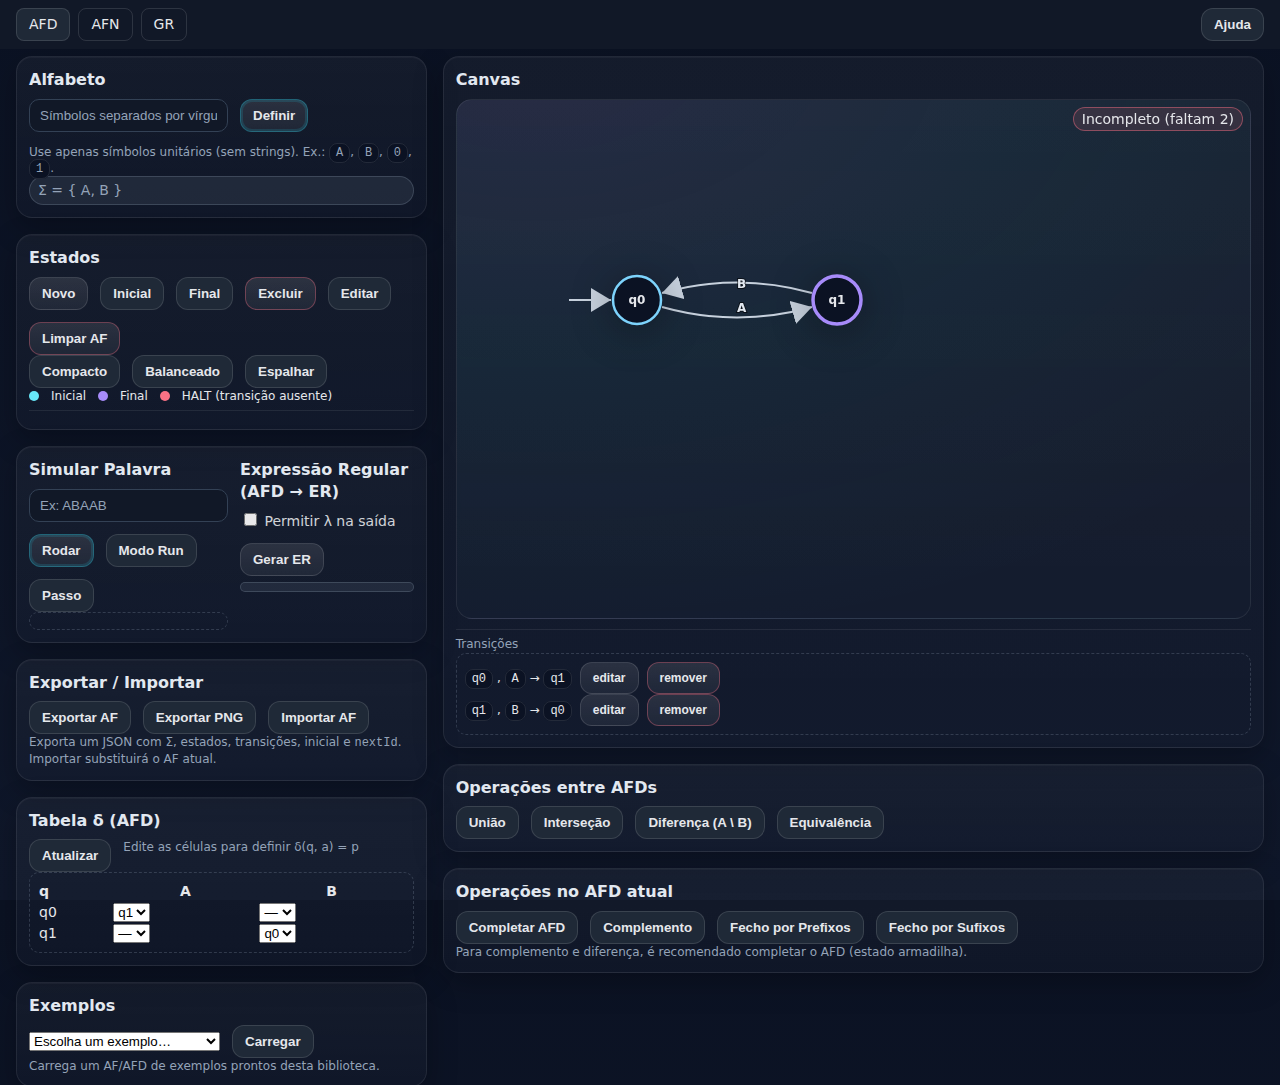
<file: index.html>
<!DOCTYPE html>
<html lang="pt-BR">
<head>
  <meta charset="utf-8" />
  <title>automatonSim — AFD/AFN/GR (unificado)</title>
  <meta name="viewport" content="width=device-width, initial-scale=1" />
  <link rel="stylesheet" href="style.css">
  <style>
    /* ===== Ajustes do layout unificado =====
       - #app vira o contêiner flex principal (2 colunas)
       - Proporção: esquerda 2/6, direita 4/6
       - Mantém as classes originais (.left/.right/.card) sem quebrar ids. */
    #app {
      display: flex;
      gap: 16px;
      width: 100%;
      min-width: 0;
      flex: 1;
    }
    #app > .left, #app > .right {
      display: flex;
      flex-direction: column;
      gap: 16px;
      min-width: 0;
    }
    /* Sobrepõe o flex padrão de .left do style.css */
    #app > .left { flex: 2; }
    #app > .right { flex: 4; }
    /* Para listas longas sob o canvas */
    .stack-below-canvas .card + .card { margin-top: 0; }
    /* Acessibilidade leve */
    #runResult, #runSteps { outline: none; }
  </style>
</head>

<body>

  <nav class="tabs" role="tablist">
    <a href="#afd" data-mode="afd">AFD</a>
    <a href="#afn" data-mode="afn">AFN</a>
    <a href="#gr"  data-mode="gr">GR</a>
    <button id="helpBtn" class="btn-soft" style="margin-left:auto" title="Ajuda (atalhos e dicas)">Ajuda</button>
  </nav>

  <!-- Contêiner onde o template ativo será injetado ANTES dos scripts -->
  <div id="app"></div>

  <!-- ===================== TEMPLATE: AFD ===================== -->
  <template id="tmpl-afd">
    <!-- Sidebar (2/6) -->
    <div class="left">
      <div class="card">
        <h2>Alfabeto</h2>
        <div class="row">
          <input type="text" id="alphabetInput" placeholder="Símbolos separados por vírgula. Ex: A,B" />
          <button class="btn-accent" id="setAlphabetBtn">Definir</button>
          <span class="muted mini">Use apenas símbolos unitários (sem strings). Ex.: <span class="kbd">A</span>, <span class="kbd">B</span>, <span class="kbd">0</span>, <span class="kbd">1</span>.</span>
        </div>
        <div id="alphabetView" class="pill muted">Σ = { }</div>
      </div>

      <div class="card">
        <h2>Estados</h2>
        <div class="toolbar">
          <button id="addStateBtn">Novo</button>
          <button id="toggleInitialBtn" class="btn-soft">Inicial</button>
          <button id="toggleFinalBtn" class="btn-soft">Final</button>
          <button id="deleteSelectedBtn" class="btn-danger">Excluir</button>
          <button id="editBtn" class="btn-soft" title="Editar (E)">Editar</button>
          <button id="resetBtn" class="btn-danger">Limpar AF</button>
        </div>
        <div class="toolbar">
          <button id="layoutPresetCompactBtn" class="btn-soft">Compacto</button>
          <button id="layoutPresetBalancedBtn" class="btn-soft">Balanceado</button>
          <button id="layoutPresetSpreadBtn" class="btn-soft">Espalhar</button>
        </div>
        <div class="legend">
          <span class="dot dot-initial"></span><span class="mini">Inicial</span>
          <span class="dot dot-final"></span><span class="mini">Final</span>
          <span class="dot dot-halt"></span><span class="mini">HALT (transição ausente)</span>
        </div>
        <div class="hr"></div>
      </div>

      <div class="card grid cols-2">
        <div>
          <h2>Simular Palavra</h2>
          <div class="row">
            <input type="text" id="wordInput" placeholder="Ex: ABAAB" />
            <button id="runBtn" class="btn-accent">Rodar</button>
            <button id="runStartBtn" class="btn-soft">Modo Run</button>
            <button id="runStepBtn" class="btn-soft" disabled>Passo</button>
          </div>
          <div id="runResult" class="mini" aria-live="polite"></div>
          <div id="runSteps" class="scroll mini" aria-live="polite"></div>
        </div>
        <div>
          <h2>Expressão Regular (AFD → ER)</h2>
          <div class="row">
            <label><input type="checkbox" id="allowEpsilon" /> Permitir λ na saída</label>
            <button id="buildRegexBtn">Gerar ER</button>
          </div>
          <div id="regexMsg" class="mini muted"></div>
          <div id="regexOut" class="pill" style="margin-top:6px; font-weight:700; font-size:15px;"></div>
        </div>
      </div>

      <div class="card">
        <h2>Exportar / Importar</h2>
        <div class="toolbar">
          <button id="exportBtn" class="btn-soft">Exportar AF</button>
          <button id="exportPngBtn" class="btn-soft">Exportar PNG</button>
          <button id="importBtn" class="btn-soft">Importar AF</button>
          <input type="file" id="importFile" accept="application/json" style="display:none" />
        </div>
        <div class="mini muted">Exporta um JSON com Σ, estados, transições, inicial e <code>nextId</code>. Importar
          substituirá o AF atual.</div>
      </div>

      <div class="card">
        <h2>Tabela δ (AFD)</h2>
        <div class="toolbar">
          <button id="refreshDeltaBtn" class="btn-soft">Atualizar</button>
          <span class="mini muted">Edite as células para definir δ(q, a) = p</span>
        </div>
        <div id="deltaTable" class="scroll"></div>
      </div>

      <div class="card">
        <h2>Exemplos</h2>
        <div class="row">
          <select id="examplesSelect">
            <option value="">Escolha um exemplo…</option>
          </select>
          <button id="loadExampleBtn" class="btn-soft">Carregar</button>
        </div>
        <div class="mini muted">Carrega um AF/AFD de exemplos prontos desta biblioteca.</div>
      </div>
    </div>

    <!-- Coluna do Canvas (4/6) -->
    <div class="right stack-below-canvas">
      <div class="card">
        <h2>Canvas</h2>
        <div id="canvasWrapper">
          <svg id="svg">
            <defs>
              <marker id="arrow" markerWidth="18" markerHeight="12" refX="10" refY="6" orient="auto"
                markerUnits="strokeWidth">
                <path d="M0,0 L10,6 L0,12 z" fill="#cbd5e1"></path>
              </marker>
            </defs>
            <g id="edges"></g>
            <g id="labels"></g>
            <g id="initialPointers"></g>
            <g id="states"></g>
          </svg>
        </div>
        <div class="hr"></div>
        <div class="mini muted">Transições</div>
        <div id="transitionsList" class="scroll mini"></div>
      </div>

      <!-- Operações abaixo do Canvas -->
      <div class="card">
        <h2>Operações entre AFDs</h2>
        <div class="toolbar">
          <button id="unionBtn" class="btn-soft">União</button>
          <button id="intersectionBtn" class="btn-soft">Interseção</button>
          <button id="differenceBtn" class="btn-soft">Diferença (A \ B)</button>
          <button id="equivalenceBtn" class="btn-soft">Equivalência</button>
          <input type="file" id="importFile1" accept="application/json" style="display:none" />
          <input type="file" id="importFile2" accept="application/json" style="display:none" />
        </div>
      </div>

      <div class="card">
        <h2>Operações no AFD atual</h2>
        <div class="toolbar">
          <button id="completeDfaBtn" class="btn-soft">Completar AFD</button>
          <button id="complementBtn" class="btn-soft">Complemento</button>
          <button id="prefixClosureBtn" class="btn-soft">Fecho por Prefixos</button>
          <button id="suffixClosureBtn" class="btn-soft">Fecho por Sufixos</button>
        </div>
        <div class="mini muted">Para complemento e diferença, é recomendado completar o AFD (estado armadilha).</div>
      </div>
    </div>
  </template>

  <!-- ===================== TEMPLATE: AFN ===================== -->
  <template id="tmpl-afn">
    <!-- Sidebar (2/6) -->
    <div class="left">
      <div class="card">
        <h2>Alfabeto</h2>
        <div class="row">
          <input type="text" id="alphabetInput" placeholder="Símbolos separados por vírgula. Ex: A,B" />
          <button class="btn-accent" id="setAlphabetBtn">Definir</button>
          <span class="muted mini">Use apenas símbolos unitários (sem strings). Ex.: <span class="kbd">A</span>, <span class="kbd">B</span>, <span class="kbd">0</span>, <span class="kbd">1</span>.</span>
        </div>
        <div id="alphabetView" class="pill muted">Σ = { }</div>
      </div>

      <div class="card">
        <h2>Estados</h2>
        <div class="toolbar">
          <button id="addStateBtn">Novo</button>
          <button id="toggleInitialBtn" class="btn-soft">Inicial</button>
          <button id="toggleFinalBtn" class="btn-soft">Final</button>
          <button id="deleteSelectedBtn" class="btn-danger">Excluir</button>
          <button id="editBtn" class="btn-soft" title="Editar (E)">Editar</button>
          <button id="resetBtn" class="btn-danger">Limpar AF</button>
        </div>
        <div class="toolbar">
          <button id="layoutPresetCompactBtn" class="btn-soft">Compacto</button>
          <button id="layoutPresetBalancedBtn" class="btn-soft">Balanceado</button>
          <button id="layoutPresetSpreadBtn" class="btn-soft">Espalhar</button>
        </div>
        <div class="legend">
          <span class="dot dot-initial"></span><span class="mini">Inicial</span>
          <span class="dot dot-final"></span><span class="mini">Final</span>
          <span class="dot dot-halt"></span><span class="mini">HALT (transição ausente)</span>
        </div>
        <div class="hr"></div>
      </div>

      <div class="card grid cols-2">
        <div>
          <h2>Simular Palavra</h2>
          <div class="row">
            <input type="text" id="wordInput" placeholder="Ex: ABAAB" />
            <button id="runBtn" class="btn-accent">Rodar</button>
            <button id="runStartBtn" class="btn-soft">Modo Run</button>
            <button id="runStepBtn" class="btn-soft" disabled>Passo</button>
          </div>
          <div id="runResult" class="mini" aria-live="polite"></div>
          <div id="runSteps" class="scroll mini" aria-live="polite"></div>
        </div>
        <div>
          <h2>Expressão Regular (AFD → ER)</h2>
          <div class="row">
            <label><input type="checkbox" id="allowEpsilon" /> Permitir λ na saída</label>
            <button id="buildRegexBtn">Gerar ER</button>
          </div>
          <div id="regexMsg" class="mini muted"></div>
          <div id="regexOut" class="pill" style="margin-top:6px; font-weight:700; font-size:15px;"></div>
        </div>
      </div>

      <div class="card">
        <h2>Exportar / Importar</h2>
        <div class="toolbar">
          <button id="exportBtn" class="btn-soft">Exportar AF</button>
          <button id="exportPngBtn" class="btn-soft">Exportar PNG</button>
          <button id="importBtn" class="btn-soft">Importar AF</button>
          <input type="file" id="importFile" accept="application/json" style="display:none" />
        </div>
        <div class="mini muted">Exporta um JSON com Σ…</div>
      </div>

      <div class="card">
        <h2>Exemplos</h2>
        <div class="row">
          <select id="examplesSelect">
            <option value="">Escolha um exemplo…</option>
          </select>
          <button id="loadExampleBtn" class="btn-soft">Carregar</button>
        </div>
        <div class="mini muted">Carrega um AF/AFD…</div>
      </div>
    </div>

    <!-- Coluna do Canvas (4/6) -->
    <div class="right stack-below-canvas">
      <div class="card">
        <h2>Canvas</h2>
        <div id="canvasWrapper">
          <svg id="svg">
            <defs>
              <marker id="arrow" markerWidth="18" markerHeight="12" refX="10" refY="6" orient="auto" markerUnits="strokeWidth">
                <path d="M0,0 L10,6 L0,12 z" fill="#cbd5e1"></path>
              </marker>
            </defs>
            <g id="edges"></g>
            <g id="labels"></g>
            <g id="initialPointers"></g>
            <g id="states"></g>
          </svg>
        </div>
        <div class="hr"></div>
        <div class="mini muted">Transições</div>
        <div id="transitionsList" class="scroll mini"></div>
      </div>

      <!-- Conversões e Operações abaixo do Canvas -->
      <div class="card">
        <h2>Conversões</h2>
        <div class="toolbar">
          <button id="lambdaToNfaBtn" class="btn-soft">AFNλ → AFN</button>
          <button id="nfaToDfaBtn" class="btn-soft">AFN → AFD</button>
          <button id="nfaToDfaOpenBtn" class="btn-soft">AFN → AFD e abrir</button>
        </div>
        <div id="algoSteps" class="mini scroll"></div>
      </div>

      <div class="card">
        <h2>Operações AFNλ</h2>
        <div class="toolbar">
          <button id="unionBtn" class="btn-soft">União</button>
          <button id="concatBtn" class="btn-soft">Concatenação</button>
          <button id="closureBtn" class="btn-soft">Fecho</button>
          <input type="file" id="importFile1" accept="application/json" style="display:none" />
          <input type="file" id="importFile2" accept="application/json" style="display:none" />
        </div>
      </div>
    </div>
  </template>

  <!-- ===================== TEMPLATE: GR ===================== -->
  <template id="tmpl-gr">
    <!-- Sidebar (2/6) -->
    <div class="left">
      <div class="card">
        <h2>Expressão Regular</h2>
        <input type="text" id="regexInput" placeholder="Ex: (a∪b)*a" />
        <div class="row">
          <button id="buildFromRegexBtn" class="btn-accent">Gerar AF</button>
        </div>
        <div class="mini muted">Use ∪ para união, * para fecho e λ para vazio.</div>
      </div>

      <div class="card">
        <h2>Gramática Regular</h2>
        <textarea id="grammarInput" rows="6" placeholder="S->aA|b&#10;A->aS|λ"></textarea>
        <div class="row">
          <button id="buildFromGrammarBtn" class="btn-accent">Gerar AF</button>
          <button id="buildFromGrammarToDfaBtn" class="btn-soft">Gerar AFD</button>
          <button id="buildFromGrammarToDfaOpenBtn" class="btn-soft">Gerar AFD e abrir</button>
        </div>
        <div class="mini muted">Use λ para a produção vazia.</div>
      </div>

      <div class="card">
        <h2>AF → Gramática</h2>
        <div class="row">
          <button id="exportGrammarBtn" class="btn-soft">Exportar GR do AF</button>
        </div>
        <textarea id="grammarOut" rows="6" readonly placeholder="Produções aparecerão aqui"></textarea>
        <div class="mini muted">O símbolo inicial é o estado inicial atual…</div>
      </div>

      <div class="card">
        <h2>Alfabeto</h2>
        <div class="row">
          <input type="text" id="alphabetInput" placeholder="Símbolos separados por vírgula. Ex: A,B" />
          <button class="btn-accent" id="setAlphabetBtn">Definir</button>
          <span class="muted mini">Use apenas símbolos unitários…</span>
        </div>
        <div id="alphabetView" class="pill muted">Σ = { }</div>
      </div>

      <div class="card">
        <h2>Estados</h2>
        <div class="toolbar">
          <button id="addStateBtn">Novo</button>
          <button id="toggleInitialBtn" class="btn-soft">Inicial</button>
          <button id="toggleFinalBtn" class="btn-soft">Final</button>
          <button id="deleteSelectedBtn" class="btn-danger">Excluir</button>
          <button id="editBtn" class="btn-soft" title="Editar (E)">Editar</button>
          <button id="resetBtn" class="btn-danger">Limpar AF</button>
        </div>
        <div class="toolbar">
          <button id="layoutPresetCompactBtn" class="btn-soft">Compacto</button>
          <button id="layoutPresetBalancedBtn" class="btn-soft">Balanceado</button>
          <button id="layoutPresetSpreadBtn" class="btn-soft">Espalhar</button>
        </div>
        <div class="legend">
          <span class="dot dot-initial"></span><span class="mini">Inicial</span>
          <span class="dot dot-final"></span><span class="mini">Final</span>
          <span class="dot dot-halt"></span><span class="mini">HALT…</span>
        </div>
        <div class="hr"></div>
      </div>

      <div class="card grid cols-2">
        <div>
          <h2>Simular Palavra</h2>
          <div class="row">
            <input type="text" id="wordInput" placeholder="Ex: ABAAB" />
            <button id="runBtn" class="btn-accent">Rodar</button>
            <button id="runStartBtn" class="btn-soft">Modo Run</button>
            <button id="runStepBtn" class="btn-soft" disabled>Passo</button>
          </div>
          <div id="runResult" class="mini" aria-live="polite"></div>
          <div id="runSteps" class="scroll mini" aria-live="polite"></div>
        </div>
        <div>
          <h2>Expressão Regular (AFD → ER)</h2>
          <div class="row">
            <label><input type="checkbox" id="allowEpsilon" /> Permitir λ na saída</label>
            <button id="buildRegexBtn">Gerar ER</button>
          </div>
          <div id="regexMsg" class="mini muted"></div>
          <div id="regexOut" class="pill" style="margin-top:6px; font-weight:700; font-size:15px;"></div>
        </div>
      </div>

      <div class="card">
        <h2>Exportar / Importar</h2>
        <div class="toolbar">
          <button id="exportBtn" class="btn-soft">Exportar AF</button>
          <button id="exportPngBtn" class="btn-soft">Exportar PNG</button>
          <button id="importBtn" class="btn-soft">Importar AF</button>
          <input type="file" id="importFile" accept="application/json" style="display:none" />
        </div>
        <div class="mini muted">Exporta um JSON…</div>
      </div>

      <div class="card">
        <h2>Tabela δ (AFD)</h2>
        <div class="toolbar">
          <button id="refreshDeltaBtn" class="btn-soft">Atualizar</button>
          <span class="mini muted">Edite as células…</span>
        </div>
        <div id="deltaTable" class="scroll"></div>
      </div>

      <div class="card">
        <h2>Exemplos</h2>
        <div class="row">
          <select id="examplesSelect">
            <option value="">Escolha um exemplo…</option>
          </select>
          <button id="loadExampleBtn" class="btn-soft">Carregar</button>
        </div>
        <div class="mini muted">Carrega um AF/AFD…</div>
      </div>
    </div>

    <!-- Coluna do Canvas (4/6) -->
    <div class="right stack-below-canvas">
      <div class="card">
        <h2>Canvas</h2>
        <div id="canvasWrapper">
          <svg id="svg">
            <defs>
              <marker id="arrow" markerWidth="18" markerHeight="12" refX="10" refY="6" orient="auto" markerUnits="strokeWidth">
                <path d="M0,0 L10,6 L0,12 z" fill="#cbd5e1"></path>
              </marker>
            </defs>
            <g id="edges"></g>
            <g id="labels"></g>
            <g id="initialPointers"></g>
            <g id="states"></g>
          </svg>
        </div>
        <div class="hr"></div>
        <div class="mini muted">Transições</div>
        <div id="transitionsList" class="scroll mini"></div>
      </div>

      <!-- Conversões/Operações abaixo do Canvas -->
      <div class="card">
        <h2>Conversões</h2>
        <div class="toolbar">
          <button id="lambdaToNfaBtn" class="btn-soft">AFNλ → AFN</button>
          <button id="nfaToDfaBtn" class="btn-soft">AFN → AFD</button>
        </div>
        <div id="algoSteps" class="mini scroll"></div>
      </div>

      <div class="card">
        <h2>Operações entre AFDs</h2>
        <div class="toolbar">
          <button id="unionBtn" class="btn-soft">União</button>
          <button id="intersectionBtn" class="btn-soft">Interseção</button>
          <button id="differenceBtn" class="btn-soft">Diferença (A \ B)</button>
          <button id="equivalenceBtn" class="btn-soft">Equivalência</button>
          <input type="file" id="importFile1" accept="application/json" style="display:none" />
          <input type="file" id="importFile2" accept="application/json" style="display:none" />
        </div>
      </div>

      <div class="card">
        <h2>Operações no AFD atual</h2>
        <div class="toolbar">
          <button id="completeDfaBtn" class="btn-soft">Completar AFD</button>
          <button id="complementBtn" class="btn-soft">Complemento</button>
          <button id="prefixClosureBtn" class="btn-soft">Fecho por Prefixos</button>
          <button id="suffixClosureBtn" class="btn-soft">Fecho por Sufixos</button>
        </div>
        <div class="mini muted">Para complemento e diferença…</div>
      </div>
    </div>
  </template>

  

  <!-- Entrada única (ES Modules) -->
  <script src="js/main.bundle.js" defer></script>

</body>
</html>
</file>
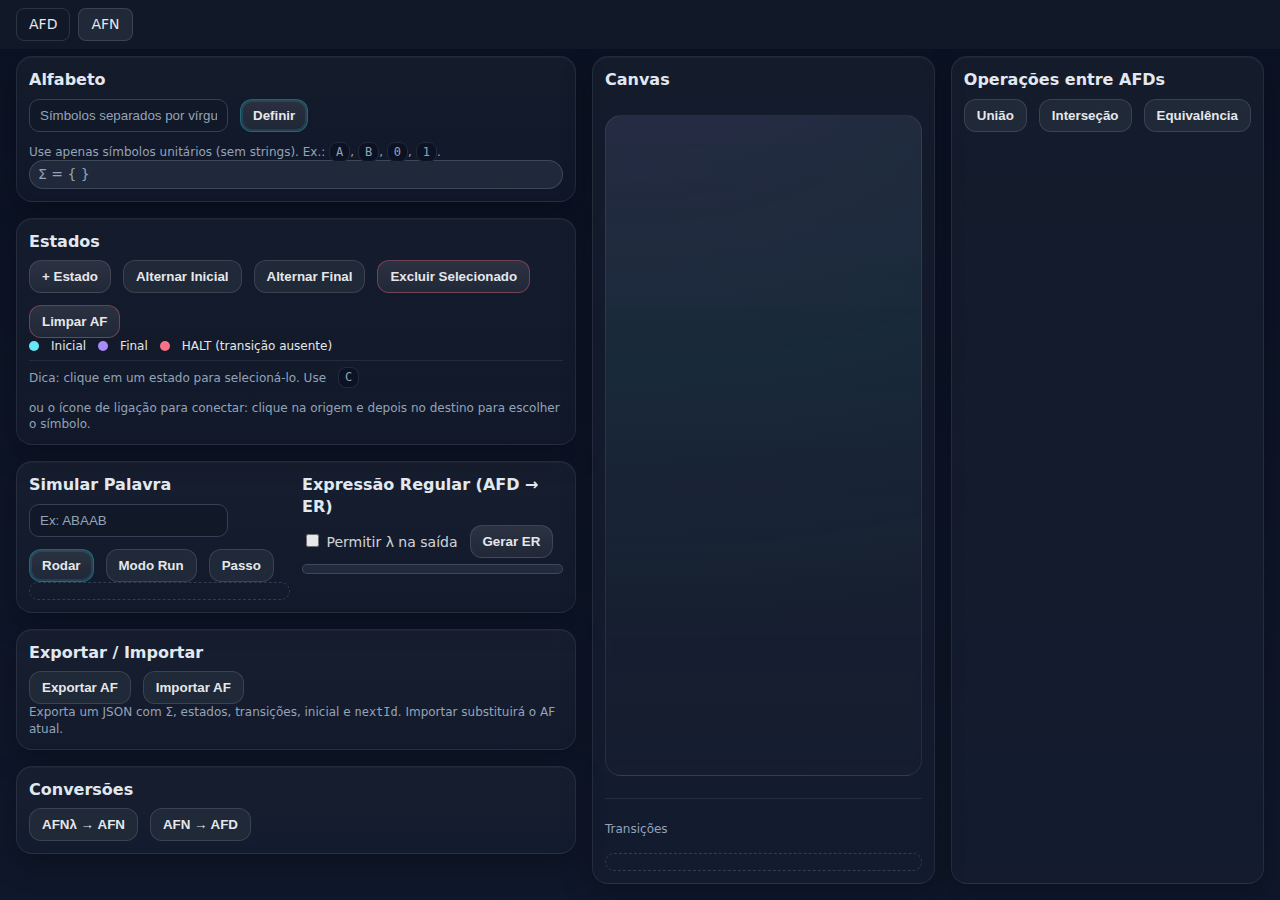
<file: afn.html>
<!DOCTYPE html>
<html lang="pt-BR">

<head>
  <meta charset="utf-8" />
  <title>Simulador Interativo de AFN</title>
  <meta name="viewport" content="width=device-width, initial-scale=1" />
    <link rel="stylesheet" href="style.css">
</head>

<body>

  <nav class="tabs">
    <a href="index.html">AFD</a>
    <a href="afn.html" class="active">AFN</a>
  </nav>

  <div class="left">
    <div class="card">
      <h2>Alfabeto</h2>
      <div class="row">
        <input type="text" id="alphabetInput" placeholder="Símbolos separados por vírgula. Ex: A,B" />
        <button class="btn-accent" id="setAlphabetBtn">Definir</button>
        <span class="muted mini">Use apenas símbolos unitários (sem strings). Ex.: <span class="kbd">A</span>, <span
            class="kbd">B</span>, <span class="kbd">0</span>, <span class="kbd">1</span>.</span>
      </div>
      <div id="alphabetView" class="pill muted">Σ = { }</div>
    </div>

    <div class="card">
      <h2>Estados</h2>
      <div class="toolbar">
        <button id="addStateBtn">+ Estado</button>
        <button id="toggleInitialBtn" class="btn-soft">Alternar Inicial</button>
        <button id="toggleFinalBtn" class="btn-soft">Alternar Final</button>
        <button id="deleteSelectedBtn" class="btn-danger">Excluir Selecionado</button>
        <button id="resetBtn" class="btn-danger">Limpar AF</button>
      </div>
      <div class="legend">
        <span class="dot dot-initial"></span><span class="mini">Inicial</span>
        <span class="dot dot-final"></span><span class="mini">Final</span>
        <span class="dot dot-halt"></span><span class="mini">HALT (transição ausente)</span>
      </div>
      <div class="hr"></div>
      <div class="row mini muted">Dica: clique em um estado para selecioná-lo. Use <span class="kbd">C</span> ou o ícone
        de ligação para conectar: clique na origem e depois no destino para escolher o símbolo.</div>
    </div>

    <div class="card grid cols-2">
      <div>
        <h2>Simular Palavra</h2>
        <div class="row">
          <input type="text" id="wordInput" placeholder="Ex: ABAAB" />
          <button id="runBtn" class="btn-accent">Rodar</button>
          <button id="runStartBtn" class="btn-soft">Modo Run</button>
          <button id="runStepBtn" class="btn-soft" disabled>Passo</button>
        </div>
        <div id="runResult" class="mini"></div>
        <div id="runSteps" class="scroll mini"></div>
      </div>
      <div>
        <h2>Expressão Regular (AFD → ER)</h2>
        <div class="row">
          <label><input type="checkbox" id="allowEpsilon" /> Permitir λ na saída</label>
          <button id="buildRegexBtn">Gerar ER</button>
        </div>
        <div id="regexMsg" class="mini muted"></div>
        <div id="regexOut" class="pill" style="margin-top:6px; font-weight:700; font-size:15px;"></div>
      </div>
    </div>

    <div class="card">
      <h2>Exportar / Importar</h2>
      <div class="toolbar">
        <button id="exportBtn" class="btn-soft">Exportar AF</button>
        <button id="importBtn" class="btn-soft">Importar AF</button>
        <input type="file" id="importFile" accept="application/json" style="display:none" />
      </div>
      <div class="mini muted">Exporta um JSON com Σ, estados, transições, inicial e <code>nextId</code>. Importar
        substituirá o AF atual.</div>
    </div>

    <div class="card">
      <h2>Conversões</h2>
      <div class="toolbar">
        <button id="lambdaToNfaBtn" class="btn-soft">AFNλ → AFN</button>
        <button id="nfaToDfaBtn" class="btn-soft">AFN → AFD</button>
      </div>
    </div>
  </div>

  <div class="right card" style="flex:1.2">
    <h2>Canvas</h2>
    <div id="canvasWrapper">
      <svg id="svg">
        <defs>
          <marker id="arrow" markerWidth="18" markerHeight="12" refX="10" refY="6" orient="auto"
            markerUnits="strokeWidth">
            <path d="M0,0 L10,6 L0,12 z" fill="#cbd5e1"></path>
          </marker>
        </defs>
        <g id="edges"></g>
        <g id="labels"></g>
        <g id="initialPointers"></g>
        <g id="states"></g>
      </svg>
    </div>
    <div class="hr"></div>
    <div class="mini muted">Transições</div>
    <div id="transitionsList" class="scroll mini"></div>
  </div>


  <div class="card">
    <h2>Operações entre AFDs</h2>
    <div class="toolbar">
      <button id="unionBtn" class="btn-soft">União</button>
      <button id="intersectionBtn" class="btn-soft">Interseção</button>
      <button id="equivalenceBtn" class="btn-soft">Equivalência</button>
      <input type="file" id="importFile1" accept="application/json" style="display:none" />
      <input type="file" id="importFile2" accept="application/json" style="display:none" />
    </div>
  </div>

    <script>window.LS_KEY='afn_sim_state_v1';</script>
    <script type="module" src="js/run.js"></script>
</body>

</html>
</file>
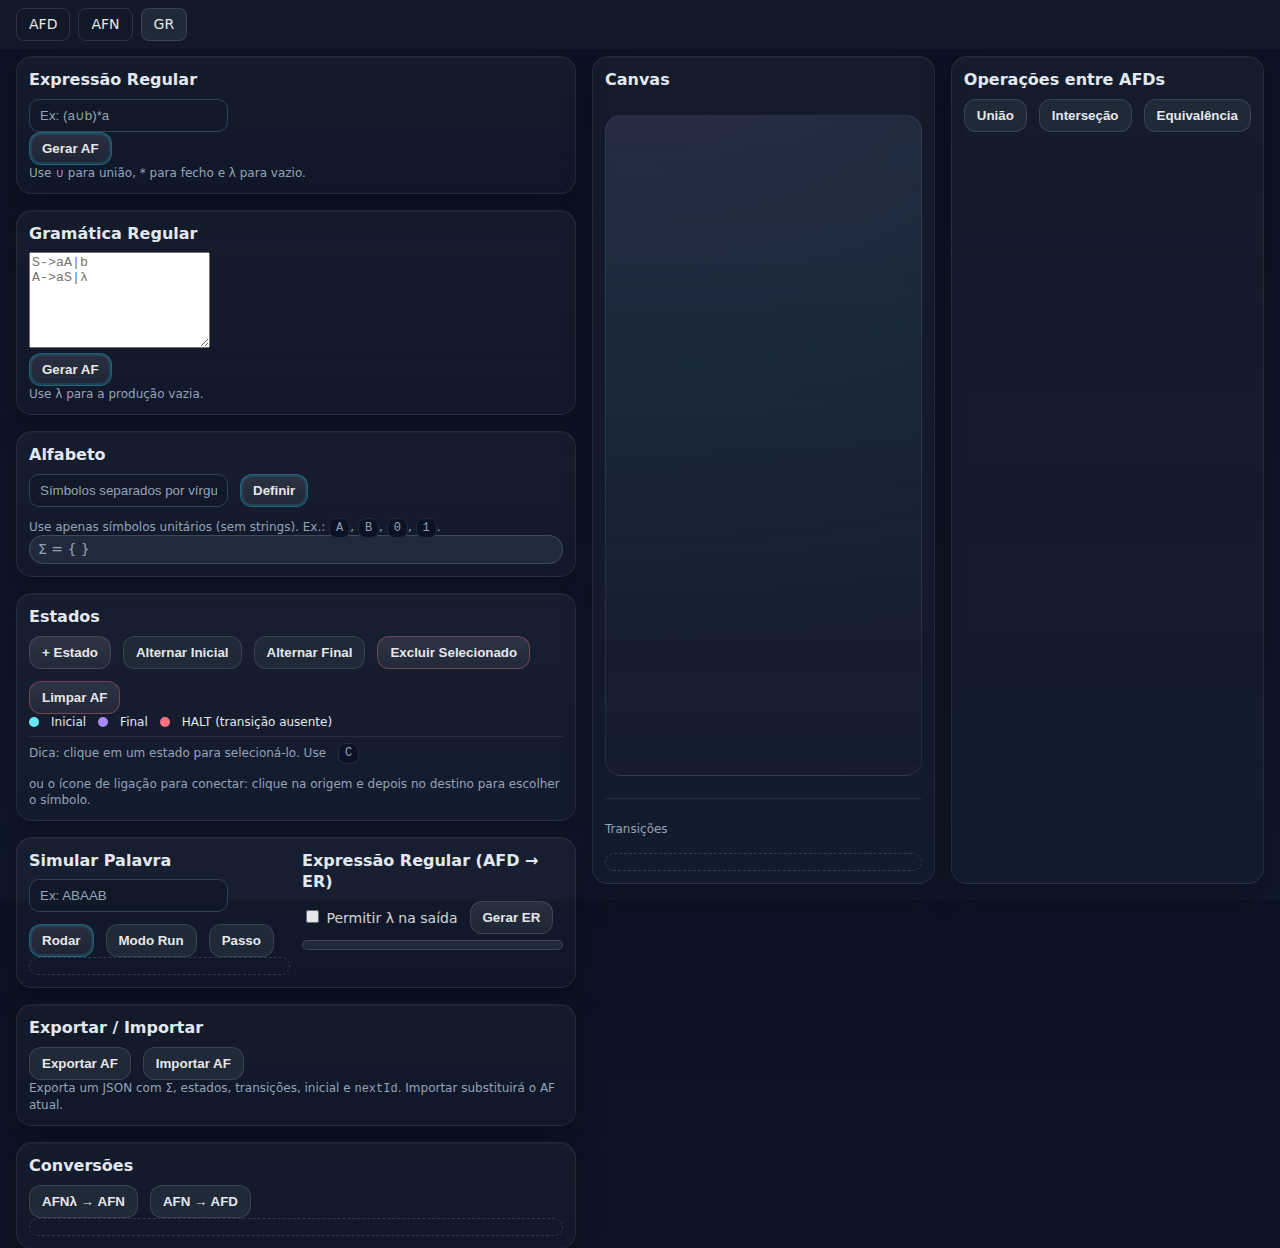
<file: gr.html>
<!DOCTYPE html>
<html lang="pt-BR">

<head>
  <meta charset="utf-8" />
  <title>Gramática/ER → Autômato</title>
  <meta name="viewport" content="width=device-width, initial-scale=1" />
    <link rel="stylesheet" href="style.css">
</head>

<body>

  <nav class="tabs">
    <a href="index.html">AFD</a>
    <a href="afn.html">AFN</a>
    <a href="gr.html" class="active">GR</a>
  </nav>

  <div class="left">
    <div class="card">
      <h2>Expressão Regular</h2>
      <input type="text" id="regexInput" placeholder="Ex: (a∪b)*a" />
      <div class="row">
        <button id="buildFromRegexBtn" class="btn-accent">Gerar AF</button>
      </div>
      <div class="mini muted">Use ∪ para união, * para fecho e λ para vazio.</div>
    </div>

    <div class="card">
      <h2>Gramática Regular</h2>
      <textarea id="grammarInput" rows="6" placeholder="S->aA|b&#10;A->aS|λ"></textarea>
      <div class="row">
        <button id="buildFromGrammarBtn" class="btn-accent">Gerar AF</button>
      </div>
      <div class="mini muted">Use λ para a produção vazia.</div>
    </div>

    <div class="card">
      <h2>Alfabeto</h2>
      <div class="row">
        <input type="text" id="alphabetInput" placeholder="Símbolos separados por vírgula. Ex: A,B" />
        <button class="btn-accent" id="setAlphabetBtn">Definir</button>
        <span class="muted mini">Use apenas símbolos unitários (sem strings). Ex.: <span class="kbd">A</span>, <span
            class="kbd">B</span>, <span class="kbd">0</span>, <span class="kbd">1</span>.</span>
      </div>
      <div id="alphabetView" class="pill muted">Σ = { }</div>
    </div>

    <div class="card">
      <h2>Estados</h2>
      <div class="toolbar">
        <button id="addStateBtn">+ Estado</button>
        <button id="toggleInitialBtn" class="btn-soft">Alternar Inicial</button>
        <button id="toggleFinalBtn" class="btn-soft">Alternar Final</button>
        <button id="deleteSelectedBtn" class="btn-danger">Excluir Selecionado</button>
        <button id="resetBtn" class="btn-danger">Limpar AF</button>
      </div>
      <div class="legend">
        <span class="dot dot-initial"></span><span class="mini">Inicial</span>
        <span class="dot dot-final"></span><span class="mini">Final</span>
        <span class="dot dot-halt"></span><span class="mini">HALT (transição ausente)</span>
      </div>
      <div class="hr"></div>
      <div class="row mini muted">Dica: clique em um estado para selecioná-lo. Use <span class="kbd">C</span> ou o ícone
        de ligação para conectar: clique na origem e depois no destino para escolher o símbolo.</div>
    </div>

    <div class="card grid cols-2">
      <div>
        <h2>Simular Palavra</h2>
        <div class="row">
          <input type="text" id="wordInput" placeholder="Ex: ABAAB" />
          <button id="runBtn" class="btn-accent">Rodar</button>
          <button id="runStartBtn" class="btn-soft">Modo Run</button>
          <button id="runStepBtn" class="btn-soft" disabled>Passo</button>
        </div>
        <div id="runResult" class="mini"></div>
        <div id="runSteps" class="scroll mini"></div>
      </div>
      <div>
        <h2>Expressão Regular (AFD → ER)</h2>
        <div class="row">
          <label><input type="checkbox" id="allowEpsilon" /> Permitir λ na saída</label>
          <button id="buildRegexBtn">Gerar ER</button>
        </div>
        <div id="regexMsg" class="mini muted"></div>
        <div id="regexOut" class="pill" style="margin-top:6px; font-weight:700; font-size:15px;"></div>
      </div>
    </div>

    <div class="card">
      <h2>Exportar / Importar</h2>
      <div class="toolbar">
        <button id="exportBtn" class="btn-soft">Exportar AF</button>
        <button id="importBtn" class="btn-soft">Importar AF</button>
        <input type="file" id="importFile" accept="application/json" style="display:none" />
      </div>
      <div class="mini muted">Exporta um JSON com Σ, estados, transições, inicial e <code>nextId</code>. Importar
        substituirá o AF atual.</div>
    </div>

    <div class="card">
      <h2>Conversões</h2>
      <div class="toolbar">
        <button id="lambdaToNfaBtn" class="btn-soft">AFNλ → AFN</button>
        <button id="nfaToDfaBtn" class="btn-soft">AFN → AFD</button>
      </div>
      <div id="algoSteps" class="mini scroll"></div>
    </div>
  </div>

  <div class="right card" style="flex:1.2">
    <h2>Canvas</h2>
    <div id="canvasWrapper">
      <svg id="svg">
        <defs>
          <marker id="arrow" markerWidth="18" markerHeight="12" refX="10" refY="6" orient="auto"
            markerUnits="strokeWidth">
            <path d="M0,0 L10,6 L0,12 z" fill="#cbd5e1"></path>
          </marker>
        </defs>
        <g id="edges"></g>
        <g id="labels"></g>
        <g id="initialPointers"></g>
        <g id="states"></g>
      </svg>
    </div>
    <div class="hr"></div>
    <div class="mini muted">Transições</div>
    <div id="transitionsList" class="scroll mini"></div>
  </div>


  <div class="card">
    <h2>Operações entre AFDs</h2>
    <div class="toolbar">
      <button id="unionBtn" class="btn-soft">União</button>
      <button id="intersectionBtn" class="btn-soft">Interseção</button>
      <button id="equivalenceBtn" class="btn-soft">Equivalência</button>
      <input type="file" id="importFile1" accept="application/json" style="display:none" />
      <input type="file" id="importFile2" accept="application/json" style="display:none" />
    </div>
  </div>

    <script>window.LS_KEY='afn_gr_sim_state_v1';</script>
    <script type="module" src="js/regex.js"></script>
    <script type="module" src="js/grammar.js"></script>
    <script type="module" src="js/run.js"></script>
    <script type="module" src="js/algoview.js"></script>
  </body>

</html>
</file>
<file: style.css>
:root {
      --bg: #0f172a;
      /* slate-900 */
      --panel: #111827;
      /* gray-900 */
      --soft: #1f2937;
      /* gray-800 */
      --muted: #334155;
      /* slate-700 */
      --ink: #e5e7eb;
      /* gray-200 */
      --accent: #22d3ee;
      /* cyan-400 */
      --accent2: #a78bfa;
      /* violet-400 */
      --danger: #fb7185;
      /* rose-400 */
      --ok: #34d399;
      /* emerald-400 */
      --warn: #fbbf24;
      /* amber-400 */
    }

    * {
      box-sizing: border-box
    }

    body {
      margin: 0;
      background: linear-gradient(180deg, #0b1223 0%, #0f172a 100%);
      color: var(--ink);
      font: 14px/1.35 system-ui, -apple-system, Segoe UI, Roboto, Helvetica, Arial, "Apple Color Emoji", "Segoe UI Emoji";
      height: 100vh;
      display: flex;
      gap: 16px;
      padding: 56px 16px 16px;
    }

    .left,
    .right {
      display: flex;
      flex-direction: column;
      gap: 16px
    }

    .left {
      flex: 1;
      min-width: 560px
    }

    .card {
      background: linear-gradient(180deg, rgba(255, 255, 255, .04), rgba(255, 255, 255, .02));
      border: 1px solid rgba(255, 255, 255, .08);
      border-radius: 16px;
      padding: 12px 12px;
      box-shadow: 0 10px 30px rgba(0, 0, 0, .25), inset 0 1px 0 rgba(255, 255, 255, .04);
    }

    h2 {
      margin: 0 0 8px;
      font-size: 16px;
      font-weight: 700;
      color: #e2e8f0
    }

    .row {
      display: flex;
      gap: 12px;
      align-items: center;
      flex-wrap: wrap
    }

    input[type=text] {
      background: var(--panel);
      border: 1px solid var(--muted);
      color: var(--ink);
      padding: 8px 10px;
      border-radius: 10px;
      outline: none;
      min-width: 120px
    }

    input[type=text]::placeholder {
      color: #94a3b8
    }

    button {
      background: linear-gradient(180deg, rgba(255, 255, 255, .1), rgba(255, 255, 255, .06));
      color: var(--ink);
      border: 1px solid rgba(255, 255, 255, .12);
      padding: 8px 12px;
      border-radius: 12px;
      cursor: pointer;
      font-weight: 600;
      transition: transform .05s ease, filter .2s ease, background .2s ease;
    }

    button:hover {
      filter: brightness(1.15)
    }

    button:active {
      transform: translateY(1px)
    }

    .btn-accent {
      border-color: rgba(34, 211, 238, .35);
      box-shadow: 0 0 0 2px rgba(34, 211, 238, .15) inset
    }

    .btn-danger {
      border-color: rgba(251, 113, 133, .35)
    }

    .btn-soft {
      background: var(--soft)
    }

    label {
      opacity: .9
    }

    .pill {
      padding: 4px 8px;
      border-radius: 999px;
      background: rgba(148, 163, 184, .12);
      border: 1px solid rgba(148, 163, 184, .25)
    }

    .grid {
      display: grid;
      gap: 12px
    }

    .grid.cols-2 {
      grid-template-columns: 1fr 1fr
    }

    .muted {
      color: #94a3b8
    }

    .ok {
      color: var(--ok);
      font-weight: 700
    }

    .err {
      color: var(--danger);
      font-weight: 700
    }

    .warn {
      color: var(--warn);
      font-weight: 700
    }

    /* Canvas (SVG) */
    #canvasWrapper {
      position: relative;
      flex: 1;
      min-height: 480px
    }

    svg {
      width: 100%;
      height: 100%;
      min-height: 520px;
      border-radius: 16px;
      background:
        radial-gradient(1000px 600px at 10% -10%, rgba(167, 139, 250, .1), rgba(34, 211, 238, .05), transparent),
        linear-gradient(180deg, rgba(255, 255, 255, .03), rgba(255, 255, 255, .01));
      border: 1px solid rgba(255, 255, 255, .08);
      backdrop-filter: blur(2px);
    }

    .state {
      cursor: grab;
      filter: drop-shadow(0 6px 20px rgba(0, 0, 0, .35));
    }

    .state:active {
      cursor: grabbing
    }

    .st-circle {
      fill: #0b1223;
      stroke: #7dd3fc;
      stroke-width: 2.5
    }

    .st-circle.final {
      stroke: #a78bfa;
      stroke-width: 3.5
    }

    .st-circle.running {
      stroke: var(--warn);
      fill: rgba(251, 191, 36, .2);
    }

    .st-circle.accepted {
      stroke: var(--ok);
      fill: rgba(52, 211, 153, .2);
    }

    .st-circle.rejected {
      stroke: var(--danger);
      fill: rgba(251, 113, 133, .2);
    }

    .st-label {
      fill: #e5e7eb;
      font-weight: 700;
      font-size: 12px;
      pointer-events: none
    }

    .initialPointer path {
      stroke: #67e8f9;
      opacity: .9
    }

    .edge {
      stroke: #cbd5e1;
      stroke-width: 2;
      fill: none;
      opacity: .98
    }

    .edge.sel {
      stroke: var(--accent);
      stroke-width: 2.6
    }

    .edge-label {
      fill: #e2e8f0;
      font-size: 12px;
      font-weight: 700;
      paint-order: stroke;
      stroke: rgba(0, 0, 0, .55);
      stroke-width: 2px;
    }

    .connect-handle {
      fill: var(--accent);
      stroke: var(--bg);
      stroke-width: 2;
      cursor: pointer
    }

    .legend {
      display: flex;
      gap: 12px;
      align-items: center;
      flex-wrap: wrap
    }

    .legend .dot {
      width: 10px;
      height: 10px;
      border-radius: 999px;
      display: inline-block
    }

    .dot-initial {
      background: #67e8f9
    }

    .dot-final {
      background: #a78bfa
    }

    .dot-halt {
      background: #fb7185
    }

    .toolbar {
      display: flex;
      gap: 12px;
      flex-wrap: wrap
    }

    .kbd {
      font: 12px/1.2 ui-monospace, SFMono-Regular, Menlo, Consolas, monospace;
      background: #0b1223;
      border: 1px solid rgba(255, 255, 255, .1);
      border-radius: 8px;
      padding: 2px 6px
    }

    .mini {
      font-size: 12px
    }

    .scroll {
      max-height: 180px;
      overflow: auto;
      border: 1px dashed rgba(148, 163, 184, .25);
      padding: 8px;
      border-radius: 10px
    }

    .hr {
      height: 1px;
      background: rgba(255, 255, 255, .08);
      margin: 6px 0
    }

    .badge {
      padding: 2px 8px;
      border-radius: 999px;
      border: 1px solid rgba(255, 255, 255, .2);
      background: rgba(255, 255, 255, .05)
    }

    .tabs {
      position: fixed;
      top: 0;
      left: 0;
      right: 0;
      display: flex;
      gap: 8px;
      background: var(--panel);
      padding: 8px 16px;
      z-index: 100;
    }

    .tabs a {
      color: var(--ink);
      text-decoration: none;
      padding: 6px 12px;
      border-radius: 8px;
      border: 1px solid rgba(255, 255, 255, .12);
    }

    .tabs a.active {
      background: var(--soft);
    }
</file>
